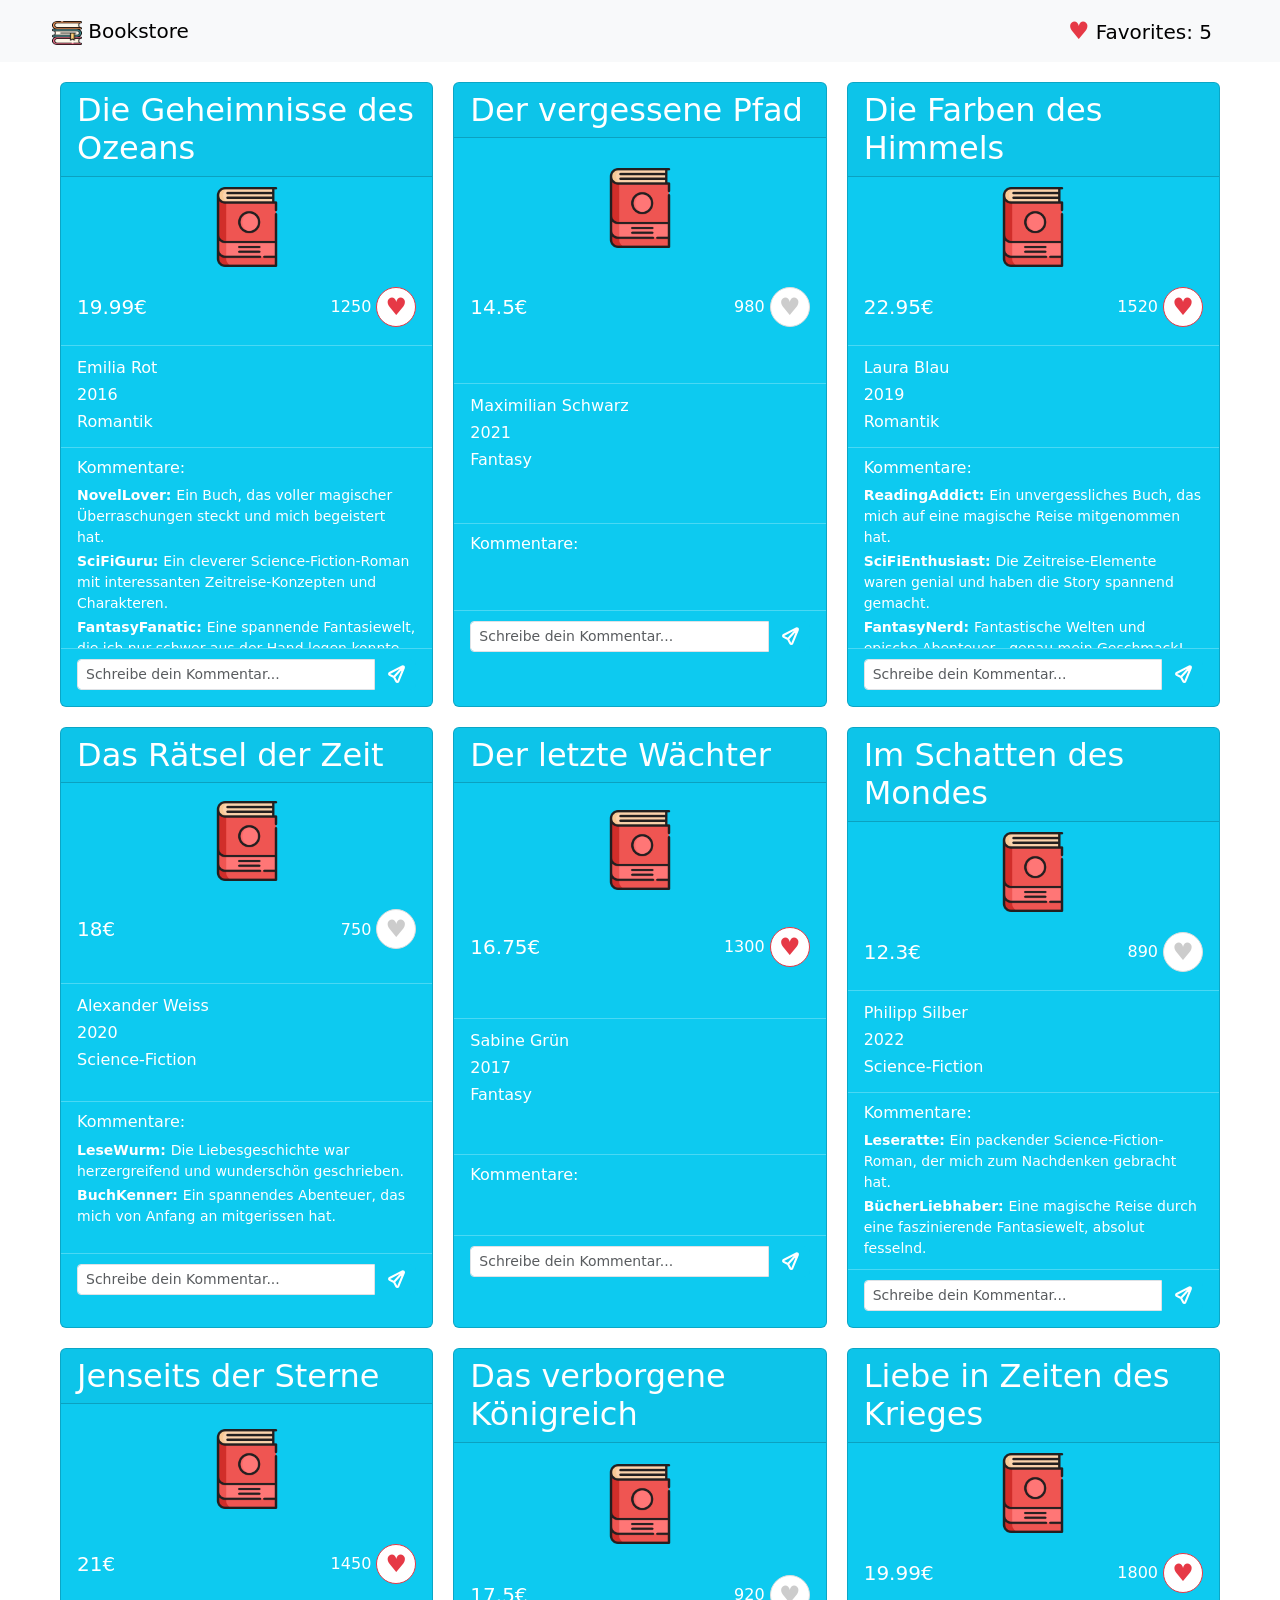
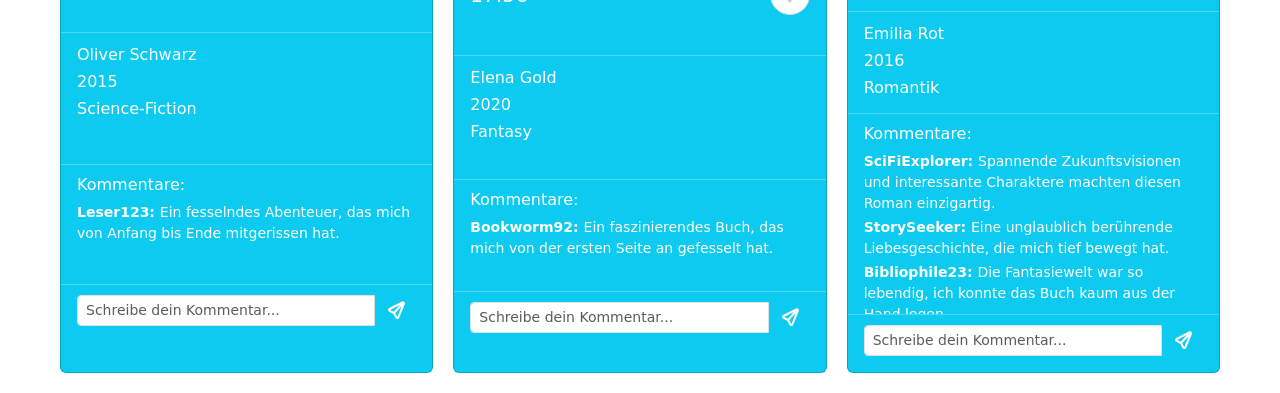
<file: index.html>
<!DOCTYPE html>
<html lang="de">

<head>
    <meta charset="UTF-8">
    <meta name="viewport" content="width=device-width, initial-scale=1.0">
    <title>Book Store</title>
    <link rel="icon" type="image/png" href="./assets/icons/book-icon.png">
    <link href="https://cdn.jsdelivr.net/npm/bootstrap@5.3.9/dist/css/bootstrap.min.css" rel="stylesheet"
        integrity="sha384-yEPZ7jP9S0QKiUQ0m3jjsO4ProIW7wvR9gXkI7JOGa2XVsw53Yke2bsdkBbjmmiX" crossorigin="anonymous">
    <link rel="stylesheet" href="style.css">
    <script src="script.js"></script>
    <script src="template.js"></script>
</head>

<body onload="init()">

    <nav class="navbar navbar-light bg-light">
        <div class="container-fluid">
            <a class="navbar-brand" href="index.html">
                <img src="./assets/icons/book-icon.png" alt="Logo" width="30" height="24">
                Bookstore
            </a>
            <a class="navbar-brand" href="favorites.html">
                <span class="heart">&#9829;</span>
                Favorites:
                <span id="fav-number">0</span>
            </a>
        </div>
    </nav>
    <div class="container" id="container">
        <div class="card text-white bg-info" style="width: 18rem;">
            <h2 class="card-header" id="card-header">Header</h2>
            <div class="card-body img-body">
                <img src="./assets/icons/book.png">
            </div>
            <div class="card-body">
                <div class="price-and-likes">
                    <h5 class="book-price" id="book-price">Price</h5>
                    <div class="likes">
                        <h6 id="number-of-likes">1234</h6>
                        <button id="heart-btn" class="heart-btn" aria-label="Like" onclick="liked()">
                            <span class="heart">&#9829;</span>
                        </button>
                    </div>
                </div>
            </div>
            <hr>
            <div class="card-body">
                <p id="authors-name">p1</p>
                <p id="published-jahr">p2</p>
                <p id="genre">p3</p>
            </div>
            <hr>
            <div id="comments-body" class="card-body overflow-auto" style="max-height: 200px;">
                <h6>Kommentare:</h6>
            </div>
            <hr>
            <div class="card-body" style="padding-bottom: 0;">
                <div class="input-group input-group-sm mb-3" style="gap:5px">
                    <input id="new-comment" type="text" class="form-control" placeholder="Schreibe dein Kommentar..."
                        aria-describedby="inputGroup-sizing-sm">
                    <button class="send-btn" onclick="sendComment()">
                        <img src="./assets/icons/send-button-white.svg">
                    </button>
                </div>
            </div>
        </div>
    </div>
    </div>
    <script src="https://cdn.jsdelivr.net/npm/bootstrap@5.3.9/dist/js/bootstrap.bundle.min.js"
        integrity="sha384-WyOxWvTyr1QaMPfiPJSv76iReVthorl5uWlFtZPyK0IEB0hGzo9y5Bp9mYanr8Bu"
        crossorigin="anonymous"></script>
</body>

</html>
</file>
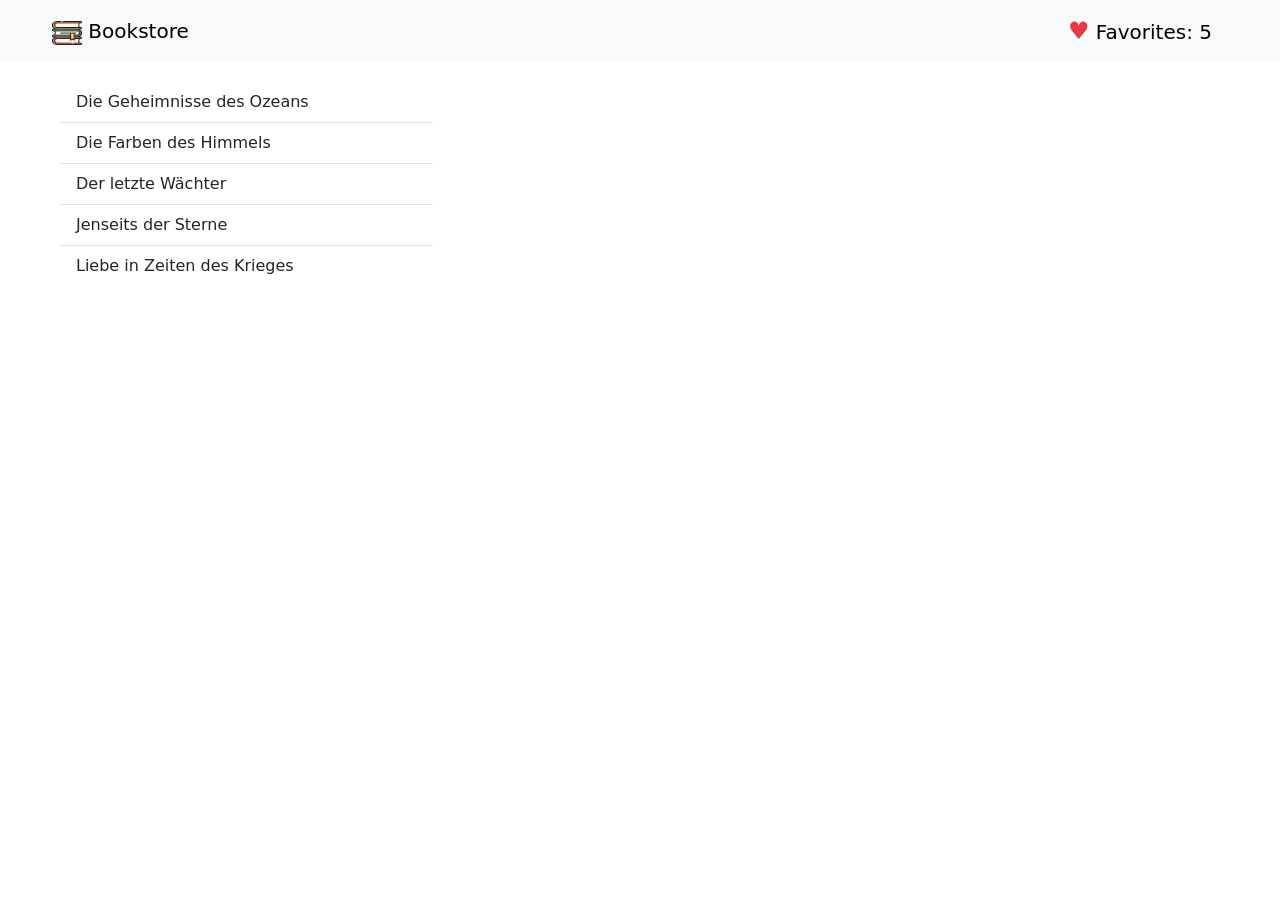
<file: favorites.html>
<!DOCTYPE html>
<html lang="de">

<head>
    <meta charset="UTF-8">
    <meta name="viewport" content="width=device-width, initial-scale=1.0">
    <title>Favorites</title>
    <link href="https://cdn.jsdelivr.net/npm/bootstrap@5.3.9/dist/css/bootstrap.min.css" rel="stylesheet"
        integrity="sha384-yEPZ7jP9S0QKiUQ0m3jjsO4ProIW7wvR9gXkI7JOGa2XVsw53Yke2bsdkBbjmmiX" crossorigin="anonymous">
    <link rel="stylesheet" href="style.css">
    <script src="script.js"></script>
    <script src="template.js"></script>
</head>

<body onload="initFavorites()">
    <nav class="navbar navbar-light bg-light">
        <div class="container-fluid">
            <a class="navbar-brand" href="index.html">
                <img src="./assets/icons/book-icon.png" alt="Logo" width="30" height="24">
                Bookstore
            </a>
            <a class="navbar-brand" href="favorites.html">
                <span class="heart">&#9829;</span>
                Favorites:
                <span id="fav-number">0</span>
            </a>
        </div>
    </nav>
    <div class="container">
        <ul class="list-group list-group-flush" id="favorites-list">

        </ul>
    </div>
    <script src="https://cdn.jsdelivr.net/npm/bootstrap@5.3.9/dist/js/bootstrap.bundle.min.js"
        integrity="sha384-WyOxWvTyr1QaMPfiPJSv76iReVthorl5uWlFtZPyK0IEB0hGzo9y5Bp9mYanr8Bu"
        crossorigin="anonymous"></script>
</body>

</html>
</file>
<file: style.css>
.container-fluid {
  width: 100%;
  max-width: 1200px;
  margin: 0 auto;

}

.container {
  display: grid;
  grid-template-columns: repeat(3, 1fr);
  gap: 20px;

  width: 100%;
  max-width: 1200px;
  margin: 0 auto;
  padding: 20px;
  box-sizing: border-box;
}

.card {
  display: flex;
  width: 100%;
  height: 100%;
}

.card-body {
  width: 100%;
  padding-top: 10px;
  padding-bottom: 10px;
}

.card-text {
  font-size: 14px;
}

.img-body {
  display: flex;
  justify-content: center;
  align-items: center;
}

.card-body>img {
  width: 5rem;
}

.price-and-likes {
  display: flex;
  justify-content: space-between;
  align-items: center;
  width: 100%;
}

.likes {
  display: flex;
  align-items: center;
  gap: 5px;
}

.heart-btn {
  background: #fff;
  border: 1px solid #ddd;
  border-radius: 50%;
  width: 40px;
  height: 40px;
  font-size: 24px;
  cursor: pointer;
  display: inline-flex;
  align-items: center;
  justify-content: center;
  transition: transform 0.2s ease, border-color 0.2s ease;
  margin-bottom: 8px;
}

.heart-btn:hover {
  transform: scale(1.08);
}

.heart {
  color: #ccc;
  transition: color 0.2s ease;
}

.heart-btn.liked {
  border-color: #e63946;
}

.heart-btn.liked .heart {
  color: #e63946;
}

.heart-btn.notLiked {
  border-color: #ccc;
}

.heart-btn.notLiked .heart {
  color: #ccc;
}

a>.heart {
  color: #e63946;
  font-size: 24px;
}

hr {
  margin: 0;
}

p {
  margin-bottom: 3px;
}

.send-btn {
  display: inline-flex;
  align-items: center;
  color: white;
  border: none;
  border-radius: 6px;
  cursor: pointer;
  background-color: var(--bs-info);
}

.send-btn:hover {
  transform: scale(1.08);
}

.send-btn>img {
  width: 25px;
  transform: rotate(90deg);
}

@media (max-width: 900px) {
  .container {
    grid-template-columns: repeat(2, 1fr);
  }
}

@media (max-width: 550px) {
  .container {
    grid-template-columns: 1fr;
  }
}
</file>
